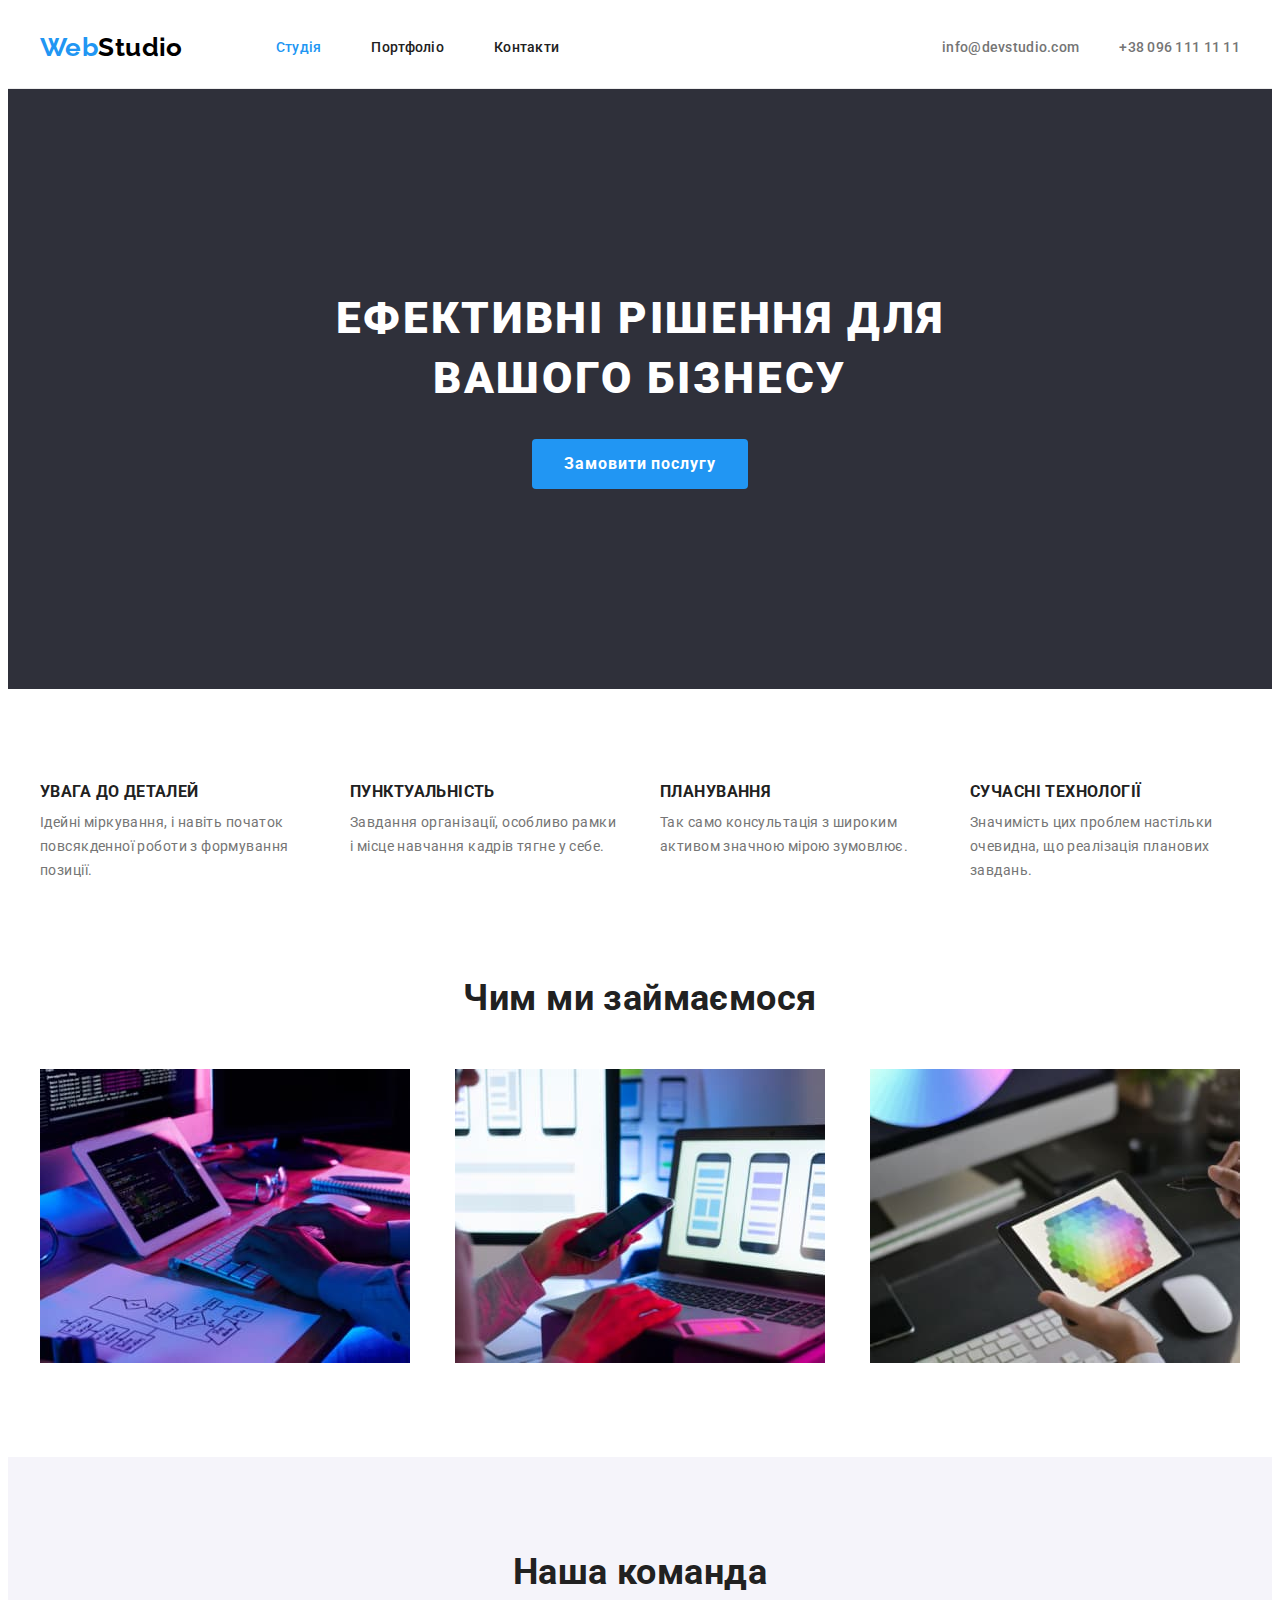
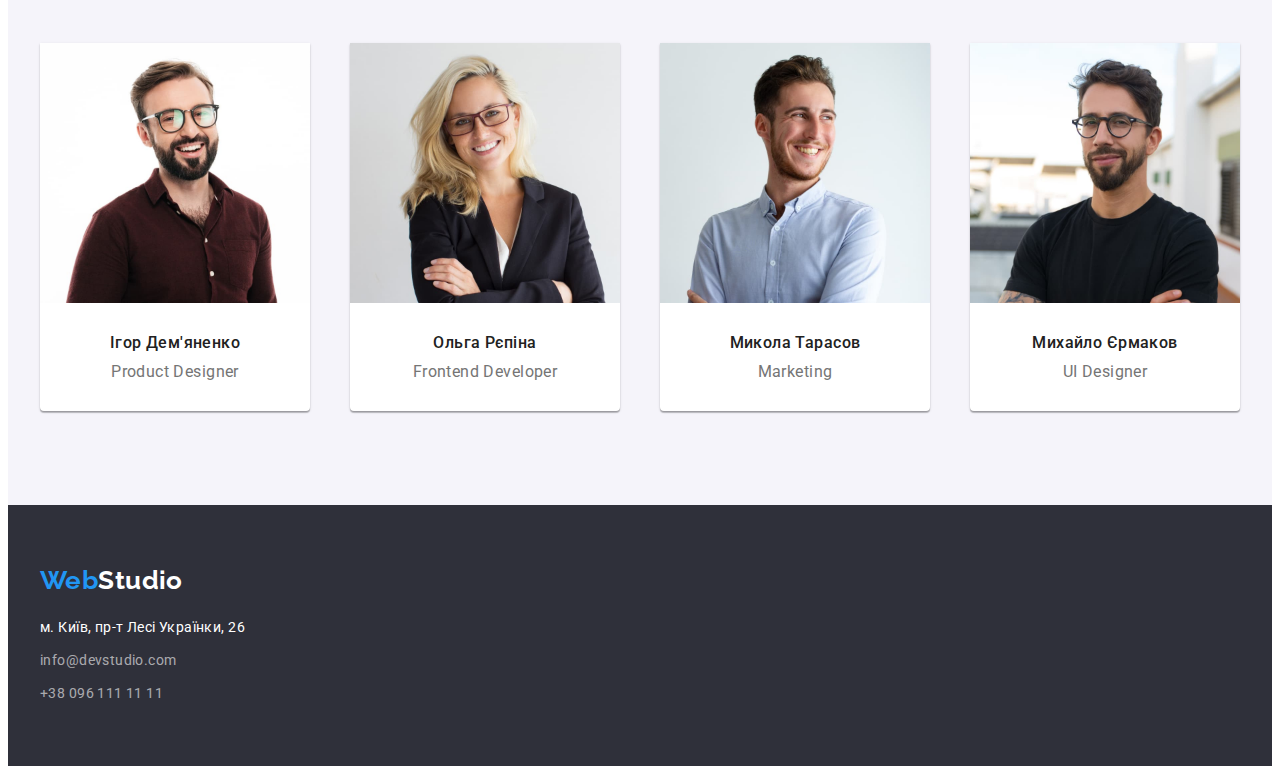
<file: index.html>
<!DOCTYPE html>
<html lang="uk">
  <head>
    <meta charset="UTF-8" >
    <meta http-equiv="X-UA-Compatible" content="IE=edge" >
    <meta name="viewport" content="width=device-width, initial-scale=1.0" >
    <title>Головна</title>
    
    <link rel="preconnect" href="https://fonts.googleapis.com" >
    <link rel="preconnect" href="https://fonts.gstatic.com" crossorigin >
    <link
      href="https://fonts.googleapis.com/css2?family=Raleway:wght@700&family=Roboto:wght@400;500;700;900&display=swap"
      rel="stylesheet" >

      <link rel="stylesheet" href="https://cdnjs.cloudflare.com/ajax/libs/modern-normalize/1.1.0/modern-normalize.min.css"
        integrity="sha512-wpPYUAdjBVSE4KJnH1VR1HeZfpl1ub8YT/NKx4PuQ5NmX2tKuGu6U/JRp5y+Y8XG2tV+wKQpNHVUX03MfMFn9Q=="
        crossorigin="anonymous" referrerpolicy="no-referrer" >

      <link rel="stylesheet" href="./css/style.css">

  </head>

  <body>
    <header class="hearder">
      <div class="container">
        <nav class="hearder-nav">
          
          <a href="./index.html" class="logo link">Web<span class="logo2">Studio</span>
          </a>

          <ul class="hearder-list list">
              <li class="item">
                  <a href="./index.html" class="hearder-list-item link active">Студія</a>
              </li>
              <li class="item">
                  <a href="./portfolio.html" class="hearder-list-item link"
                  >Портфоліо</a>
              </li>
              <li class="item">
                <a href="" class="hearder-list-item link">Контакти</a>
              </li>
          </ul>
        </nav>

        <ul class="hearder-contacts list">
          <li>
          <a href="mailto:info@devstudio.com" class="hearder-cont-item link"
              >info@devstudio.com</a
          >
          </li>
          <li>
          <a href="tel:+380961111111" class="hearder-cont-item link"
              >+38 096 111 11 11</a
          >
          </li>
        </ul>
      </div>
    </header>

    <main>
      <section class="hero">
        <div class="container">
          <h1 class="hero-header">Ефективні рішення для вашого бізнесу</h1>
          <button type="button" class="hero-btn btn">Замовити послугу</button>
      </div>
      </section>

      <section class="our-benefits">
        <div class="container">
          <h2 class="our-benefits-hearder visually-hidden">Наші переваги</h2>
          <ul class="our-benefits-list list">
            <li class="benefits-item">
              <h3 class="our-benefits-list-header">УВАГА ДО ДЕТАЛЕЙ</h3>
              <p class="our-benefits-list-item">
                Ідейні міркування, і навіть початок повсякденної роботи з
                формування позиції.
              </p>
            </li>
            <li class="benefits-item">
              <h3 class="our-benefits-list-header">ПУНКТУАЛЬНІСТЬ</h3>
              <p class="our-benefits-list-item">
                Завдання організації, особливо рамки і місце навчання кадрів тягне
                у себе.
              </p>
            </li>
            <li class="benefits-item">
              <h3 class="our-benefits-list-header">ПЛАНУВАННЯ</h3>
              <p class="our-benefits-list-item">
                Так само консультація з широким активом значною мірою зумовлює.
              </p>
            </li>
            <li class="benefits-item">
              <h3 class="our-benefits-list-header">СУЧАСНІ ТЕХНОЛОГІЇ</h3>
              <p class="our-benefits-list-item">
                Значимість цих проблем настільки очевидна, що реалізація планових
                завдань.
              </p>
            </li>
          </ul>
        </div>
      </section>

      <section class="our-work">
        <div class="container">
          <h2 class="our-work-hearder">Чим ми займаємося</h2>
          <ul class="our-work-list list">
            <li class="our-work-list-item">
              <img
                src="./images/work1.jpg"
                alt="Чоловік працює на планшеті"
                width="370"
              >
            </li>
            <li class="our-work-list-item">
              <img
                src="./images/work2.jpg"
                alt="Жінка тримає смартфон та працює на ноутбуці"
                width="370"
              >
            </li>
            <li class="our-work-list-item">
              <img
                src="./images/work3.jpg"
                alt="Людина тримає планшет і стілус"
                width="370"
              >
            </li>
          </ul>
        </div>
      </section>

      <section class="team">
        <div class="container">
          <h2 class="team-hearder">Наша команда</h2>
          <ul class="team-list list">
            <li class="team-list-item">
              <img src="./images/team1.jpg"  alt="Ігор Дем'яненко" width="270"  height="260">
              <h3 class="team-list-hearder">Ігор Дем'яненко</h3>
              <p class="team-list-text">Product Designer</p>
            </li>
            <li class="team-list-item">
              <img src="./images/team2.jpg" alt="Ольга Рєпіна" width="270" height="260">
              <h3 class="team-list-hearder">Ольга Рєпіна</h3>
              <p class="team-list-text">Frontend Developer</p>
            </li>
            <li class="team-list-item">
              <img
                src="./images/team3.jpg"
                alt="Микола Тарасов"
                width="270"
                height="260"
              >
              <h3 class="team-list-hearder">Микола Тарасов</h3>
              <p class="team-list-text">Marketing</p>
            </li>
            <li class="team-list-item">
              <img
                src="./images/team4.jpg"
                alt="Михайло Єрмаков"
                width="270"
                height="260"
              >
              <h3 class="team-list-hearder">Михайло Єрмаков</h3>
              <p class="team-list-text">UI Designer</p>
            </li>
          </ul>
        </div>
      </section>
    </main>

    <footer class="footer">
      <div class="container">
        <a href="./index.html" class="logo-foot link">Web<span class="logo3">Studio</span></a>
        <address>
            <ul class="footer-list list">
              <li>
                <a href="https://goo.gl/maps/4B1VtxBTKPuSWNJCA"
                  target="_blank"
                  rel="noopener noreferrer nofollow"
                  class="footer-adress link"
                  >м. Київ, пр-т Лесі Українки, 26</a>
              </li>
              <li>
                <a href="mailto:info@devstudio.com" class="footer-item link"
                  >info@devstudio.com</a>
              </li>
              <li>
                <a href="tel:+380961111111" class="footer-item link">+38 096 111 11 11</a>
              </li>
            </ul>
        </address>
      </div>
    </footer>
    
  </body>
</html>
</file>
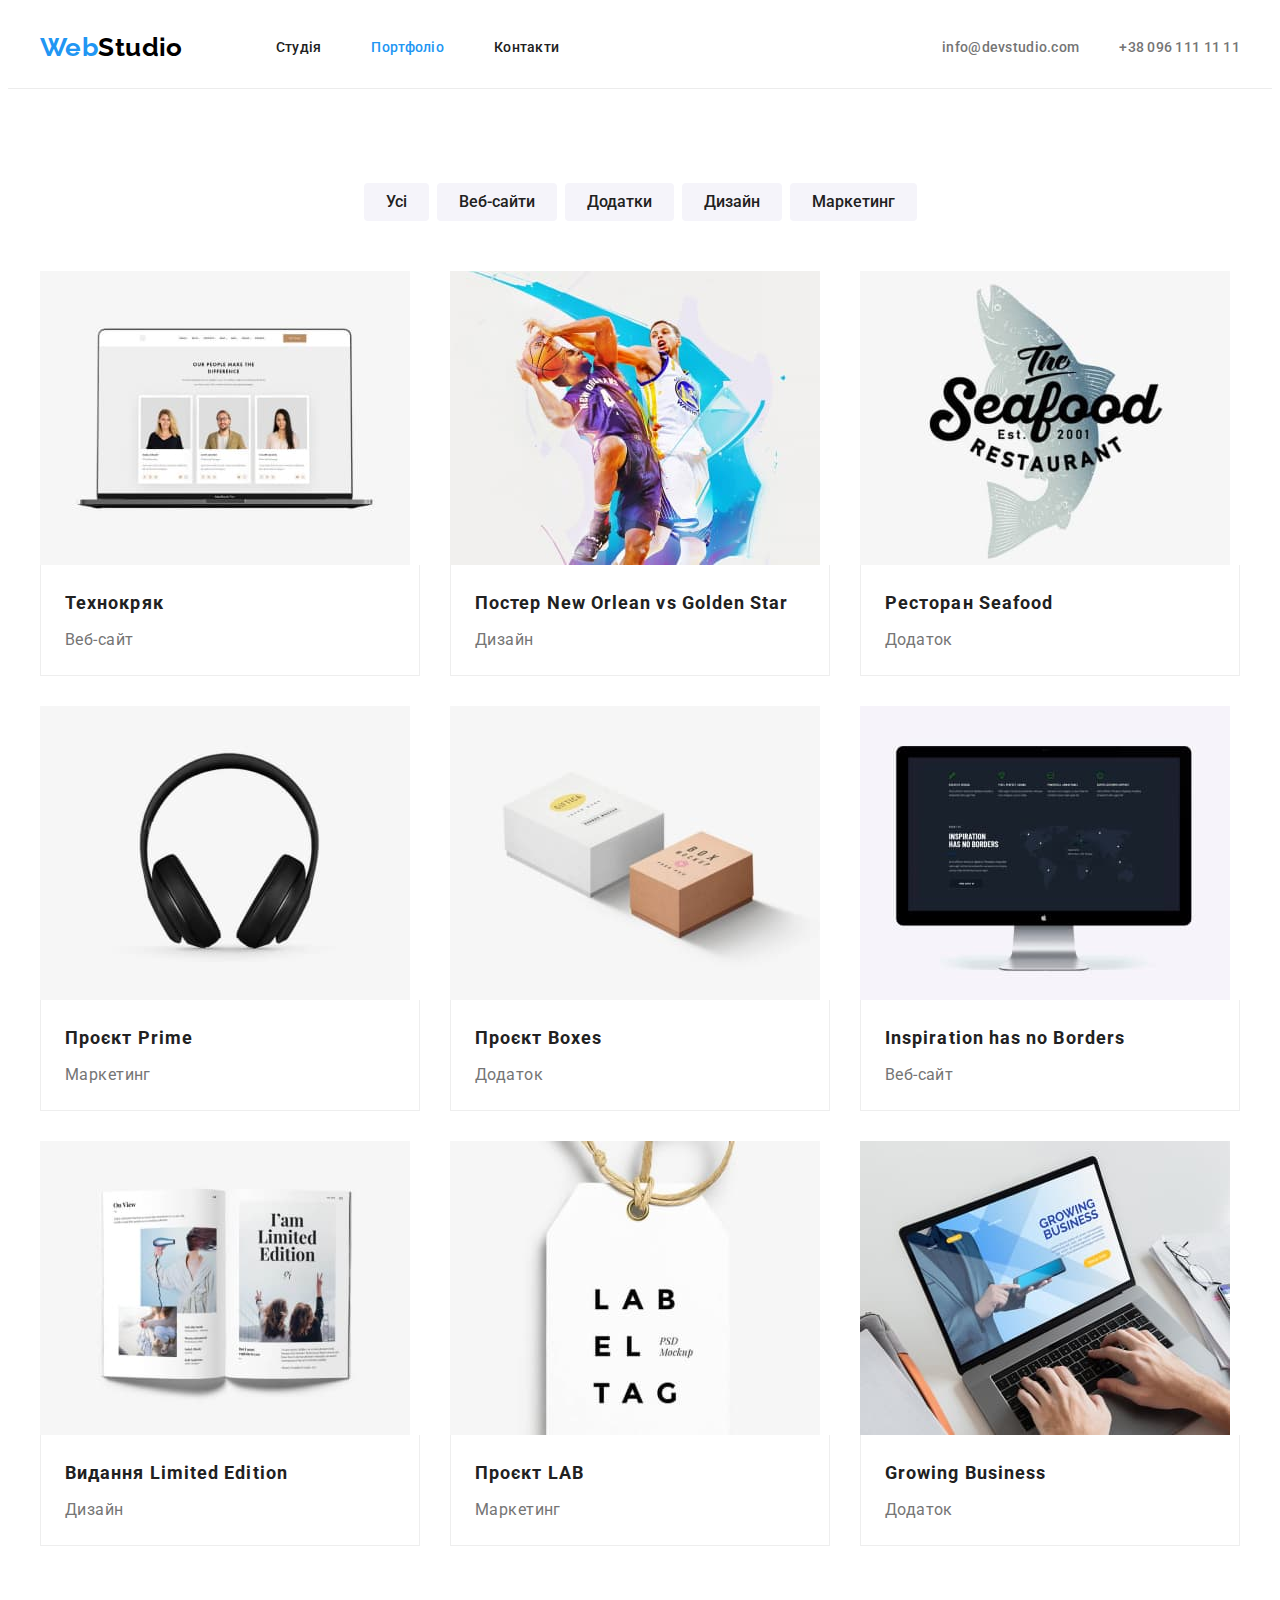
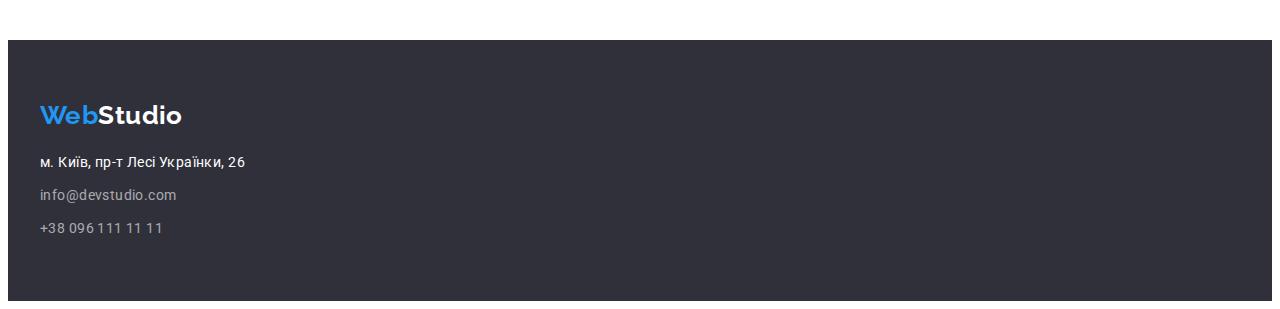
<file: portfolio.html>
<!DOCTYPE html>
<html lang="uk">
    <head>
        <meta charset="UTF-8" >
        <meta http-equiv="X-UA-Compatible" content="IE=edge" >
        <meta name="viewport" content="width=device-width, initial-scale=1.0" >
        <title>Портфоліо</title>

        <link rel="preconnect" href="https://fonts.googleapis.com">
        <link rel="preconnect" href="https://fonts.gstatic.com" crossorigin>
        <link href="https://fonts.googleapis.com/css2?family=Raleway:wght@700&family=Roboto:wght@400;500;700;900&display=swap"
            rel="stylesheet">
        
        <link rel="stylesheet" href="https://cdnjs.cloudflare.com/ajax/libs/modern-normalize/1.1.0/modern-normalize.min.css"
            integrity="sha512-wpPYUAdjBVSE4KJnH1VR1HeZfpl1ub8YT/NKx4PuQ5NmX2tKuGu6U/JRp5y+Y8XG2tV+wKQpNHVUX03MfMFn9Q=="
            crossorigin="anonymous" referrerpolicy="no-referrer">
        
        <link rel="stylesheet" href="./css/style.css">

      </head>

<body>
    
    <header class="hearder">
        <div class="container">
            <nav class="hearder-nav">
    
                <a href="./index.html" class="logo link">Web<span class="logo2">Studio</span>
                </a>
    
                <ul class="hearder-list list">
                    <li class="item">
                        <a href="./index.html" class="hearder-list-item link ">Студія</a>
                    </li>
                    <li class="item">
                        <a href="./portfolio.html" class="hearder-list-item link active">Портфоліо</a>
                    </li>
                    <li class="item">
                        <a href="" class="hearder-list-item link">Контакти</a>
                    </li>
                </ul>
            </nav>
    
            <ul class="hearder-contacts list">
                <li>
                    <a href="mailto:info@devstudio.com" class="hearder-cont-item link">info@devstudio.com</a>
                </li>
                <li>
                    <a href="tel:+380961111111" class="hearder-cont-item link">+38 096 111 11 11</a>
                </li>
            </ul>
        </div>
    </header>


    <main>
        <section class="portfolio">
            <div class="container">
                <h1 class="portfolio-hearder visually-hidden">Наш портфоліо</h1>        
                <ul class="filters-list list">
                    <li><button type="button" class="filters-item btn">Усі</button></li>
                    <li><button type="button" class="filters-item btn">Веб-сайти</button></li>
                    <li><button type="button" class="filters-item btn">Додатки</button></li>
                    <li><button type="button" class="filters-item btn">Дизайн</button></li>
                    <li><button type="button" class="filters-item btn">Маркетинг</button></li>                
                </ul>
            
                <ul class="portfolio-list list">
                    <li class="portfolio-item">
                        <img src="./images/project1_technokryak.jpg" alt="Веб-сайт Технокряк">
                        <div class="portfolio-item-bag">
                            <h2 class="portfolio-item-hearder">Технокряк</h2>
                            <p class="portfolio-item-text">Веб-сайт</p>
                        </div>
                    </li>

                    <li class="portfolio-item">
                        <img src="./images/project2_new_orlean.jpg" alt="Дизайн Постер New Orlean vs Golden Star">
                        <div class="portfolio-item-bag">
                            <h2 class="portfolio-item-hearder">Постер New Orlean vs Golden Star</h2>
                            <p class="portfolio-item-text">Дизайн</p>
                        </div>
                    </li>

                    <li class="portfolio-item">
                        <img src="./images/project3_seafood.jpg" alt="Додаток Ресторан Seafood">
                        <div class="portfolio-item-bag">
                            <h2 class="portfolio-item-hearder">Ресторан Seafood</h2>
                            <p class="portfolio-item-text">Додаток</p>
                        </div>
                    </li>

                    <li class="portfolio-item">
                        <img src="./images/project4_prime.jpg" alt="Маркетинг Проєкт Prime">
                        <div class="portfolio-item-bag">
                            <h2 class="portfolio-item-hearder">Проєкт Prime</h2>
                            <p class="portfolio-item-text">Маркетинг</p>
                        </div>
                    </li>

                    <li class="portfolio-item">
                        <img src="./images/project5_boxes.jpg" alt=" Проєкт Boxes">
                        <div class="portfolio-item-bag">
                            <h2 class="portfolio-item-hearder">Проєкт Boxes</h2>
                            <p class="portfolio-item-text">Додаток</p>
                        </div>                        
                    </li>

                    <li class="portfolio-item">
                        <img src="./images/project6_inspiration_has_no_border.jpg" alt="Веб-сайт Inspiration has no Borders">
                        <div class="portfolio-item-bag">
                            <h2 class="portfolio-item-hearder">Inspiration has no Borders</h2>
                            <p class="portfolio-item-text">Веб-сайт</p>
                        </div>
                    </li>

                    <li class="portfolio-item">
                        <img src="./images/project7_limited_edition.jpg" alt="Дизайн Видання Limited Edition">
                        <div class="portfolio-item-bag">
                            <h2 class="portfolio-item-hearder">Видання Limited Edition</h2>
                            <p class="portfolio-item-text">Дизайн</p>
                        </div>
                    </li>

                    <li class="portfolio-item">
                        <img src="./images/project8_lab.jpg" alt="Маркетинг Проєкт LAB">
                        <div class="portfolio-item-bag">
                            <h2 class="portfolio-item-hearder">Проєкт LAB</h2>
                            <p class="portfolio-item-text">Маркетинг</p>
                        </div>
                    </li>

                    <li class="portfolio-item">
                        <img src="./images/project9_groing_business.jpg" alt="Додаток Growing Business">
                        <div class="portfolio-item-bag">
                            <h2 class="portfolio-item-hearder">Growing Business</h2>
                            <p class="portfolio-item-text">Додаток</p>
                        </div>
                    </li>

                </ul>
            </div>
    </section>

    </main>
    

    <footer class="footer">
        <div class="container">
            <a href="./index.html" class="logo-foot link">Web<span class="logo3">Studio</span></a>
            <address>
                <ul class="footer-list list">
                    <li>
                        <a href="https://goo.gl/maps/4B1VtxBTKPuSWNJCA" target="_blank" rel="noopener noreferrer nofollow"
                            class="footer-adress link">м. Київ, пр-т Лесі Українки, 26</a>
                    </li>
                    <li>
                        <a href="mailto:info@devstudio.com" class="footer-item link">info@devstudio.com</a>
                    </li>
                    <li>
                        <a href="tel:+380961111111" class="footer-item link">+38 096 111 11 11</a>
                    </li>
                </ul>
            </address>
        </div>
    </footer>

</body>

</html>
</file>
<file: css/style.css>
:root{
    --main-color:#757575;
    --second-color:#212121;
    --third-color:#FFFFFF;    
    --accent-color:#2196F3;
    --logo-color:#000000;
    --hero-bckgd-color:#2F303A;
    --hero-btn-color:#188CE8;
    --bckgd-color:#F5F4FA;
    --foot-item-color:rgba(255, 255, 255, 0.6);
    --heard-bord-color:#ECECEC;
    --prtf-bord-color:#EEEEEE;
}

body {
    font-family: Roboto, Sans-serif;    
    font-size: 14px;
    line-height: 1.71;
    letter-spacing: 0.03em;
    color: var(--main-color);
    background-color:var(--third-color);
}

img {   
    display: block;
    max-width: 100%;
    height: auto;
    margin: 0;
    padding: 0; 
}

.link {
    text-decoration:none;
    font-style: normal;
}

.list {
    list-style: none;
}

.btn {
    cursor: pointer;
    display: block;
}

.visually-hidden {
    position: absolute;
    width: 1px;
    height: 1px;
    margin: -1px;
    border: 0;
    padding: 0;
    white-space: nowrap;
    clip-path: inset(100%);
    clip: rect(0 0 0 0);
    overflow: hidden;
  }

p,
h1,h2,h3,h4,h5,h6 {
    margin: 0;
}

ul{
    display: block;
    margin: 0;
    padding-left: 0;
 }

.container{
    width: 1200px;
    padding: 0px 15px;
    margin: 0 auto;
}



/*-------- Hearder ------------------*/

.hearder{
    border-bottom:1px solid var(--heard-bord-color)
}

.hearder .container {
    display: flex;
    align-items: center;
}

.hearder-nav {
    display: flex;
    align-items: center;
    
}
    
        .hearder-list{
            display: flex;
        }

        .hearder-list li+li {
            margin-left: 50px;
        }

        
        
.hearder-contacts {
    display: flex;
    margin-left: auto;
}

.hearder-contacts li+li{
    margin-left: 40px;
}


.logo{
    display: block;
    margin-right: 93px;
    padding-top: 24px;
    padding-bottom: 25px;

    font-family: 'Raleway', Sans-serif;
    font-weight: 700;
    font-size: 26px;
    line-height: 1.19;
    color: var(--accent-color);
}

.logo2{
    color: var(--logo-color);
}

.logo3{
    color: var(--third-color);
}

.hearder-list-item {
    padding-top: 25px;
    padding-bottom: 25px;

    font-weight: 500;
    line-height: 1.14;
    letter-spacing: 0.02em;
    color: var(--second-color);
}

.active {
    color: var(--accent-color);
}

.hearder-list-item:hover,
.hearder-list-item:focus {
    color: var(--accent-color);
}

.hearder-cont-item {
    padding-top: 25px;
    padding-bottom: 25px;

    font-weight: 500;
    line-height: 1.14;
    letter-spacing: 0.02em;
    color: inherit;
}

.hearder-cont-item:hover,
.hearder-cont-item:focus {
    color: var(--accent-color);
}

/*-------- Index Hero ------------------*/

.hero{
    background-color: var(--hero-bckgd-color);
    padding: 200px 0;
}

.hero-header {
    margin: 0 auto;
    margin-bottom: 30px;
    
    font-weight: 900;
    font-size: 44px;
    line-height: 1.36;
    text-align: center;
    letter-spacing: 0.06em;
    text-transform: uppercase;
    color: var(--third-color);
    width: 700px;
}

.hero-btn {
    margin: 0 auto;
    
    font-family: inherit;
    font-weight: 700;
    font-size: 16px;
    line-height: 1.88;    
    letter-spacing: 0.06em;
    color: var(--third-color);      
    background-color: var(--accent-color);

    height: 50px;
    width: 216px;    
    border-radius: 4px;
    border:none;
}

.hero-btn:hover,
.hero-btn:focus {
    background-color: var(--hero-btn-color);
}

/*-------- Index Our Benefits ------------------*/

.our-benefits{ 
    padding: 94px 0;
}

.our-benefits-list-header {
    font-weight: 700;  
    line-height: 1.14;
    text-transform: uppercase;
    color: var(--second-color);
    margin-bottom: 10px;
}

.our-benefits-list{
    display: flex;
    justify-content: space-between;
}

.benefits-item{
    width: 270px;
}


/*-------- Index Work ------------------*/

.our-work{
padding-bottom: 94px;
}

.our-work-hearder {
    margin-bottom: 50px;

    font-weight: 700;
    font-size: 36px;
    line-height: 1.17;
    text-align: center;
    color:var(--second-color);
}

.our-work-list{
    display: flex;
    justify-content: space-between;
}


/*-------- Index Team ------------------*/

.team{
    background-color: var(--bckgd-color);
    padding: 94px 0;    
}

.team-hearder {
    margin-bottom: 50px;

    font-weight: 700;
    font-size: 36px;
    line-height: 1.17;
    text-align: center;
    color: var(--second-color);
}

.team-list{
    display: flex;
    justify-content: space-between;    
}

.team-list-item{
    padding-bottom: 30px;

    width: 270px;
    background: var(--third-color);
    box-shadow: 0px 1px 3px rgba(0, 0, 0, 0.12), 0px 1px 1px rgba(0, 0, 0, 0.14), 0px 2px 1px rgba(0, 0, 0, 0.2);
    border-radius: 0px 0px 4px 4px;
}


.team-list-hearder {
    margin-top: 30px;
    margin-bottom: 10px;
    
    font-weight: 500;
    font-size: 16px;
    line-height: 1.19;
    text-align: center;
    color: var(--second-color);
}

.team-list-text {
    margin: 0 auto;

    font-size: 16px;
    line-height: 1.19;
    text-align: center;
}

/*-------- Footer ------------------*/

footer {
    background-color:var(--hero-bckgd-color);
    padding: 60px 0;
}

.logo-foot {
    display: block;
    margin-bottom: 20px;
    
    font-family: 'Raleway', Sans-serif;
    font-weight: 700;
    font-size: 26px;
    line-height: 1.19;
    color: var(--accent-color);
}


address{
    font-style: normal;
}

.footer-adress {
    color: var(--third-color);  
}

.footer-list li+li{
    margin-top: 9px;
}

.footer-item {
    color: var(--foot-item-color);
}

.footer-item:hover,
.footer-item:focus {
    color: var(--accent-color);
}



/*-------- Portfolio------------------*/

.portfolio{
    padding: 94px 0;
}

/*-------- Portfolio Filters------------------*/

.filters-list{
    display: flex;
    margin-bottom: 50px;
    justify-content: center;
}

.filters-list li+li{
    margin-left: 8px;
}

.filters-item {
    padding: 6px 22px;
    border: none;

    font-family: inherit;
    font-weight: 500;
    font-size: 16px;
    line-height: 1.62;
    text-align: center;
    color:var(--second-color);
    background: var(--bckgd-color);
    border-radius: 4px;
}

.filters-item:hover,
.filters-item:focus {
    color: var(--third-color);
    background-color: var(--accent-color);
    box-shadow: 0px 3px 1px rgba(0, 0, 0, 0.1), 0px 1px 2px rgba(0, 0, 0, 0.08), 0px 2px 2px rgba(0, 0, 0, 0.12);
}


/*-------- Portfolio Portfolio------------------*/

.portfolio-list{
    display: flex;
    flex-wrap: wrap;
    margin-left: -30px;
    margin-top: -30px;  
}

.portfolio-item{
    flex-basis: calc(100%/3 - 30px);
    margin-left: 30px;
    margin-top: 30px;

    background: var(--third-color);
}

.portfolio-item-bag{
    padding: 20px 24px;

    border: 1px solid var(--prtf-bord-color);
    border-top: none;
}


.portfolio-item-hearder {
    margin-bottom: 4px;

    font-weight: 700;
    font-size: 18px;
    line-height: 2;
    letter-spacing: 0.06em;
    color: var(--second-color);
}

.portfolio-item-text {
    font-size: 16px;
    line-height: 1.88;
}
</file>
